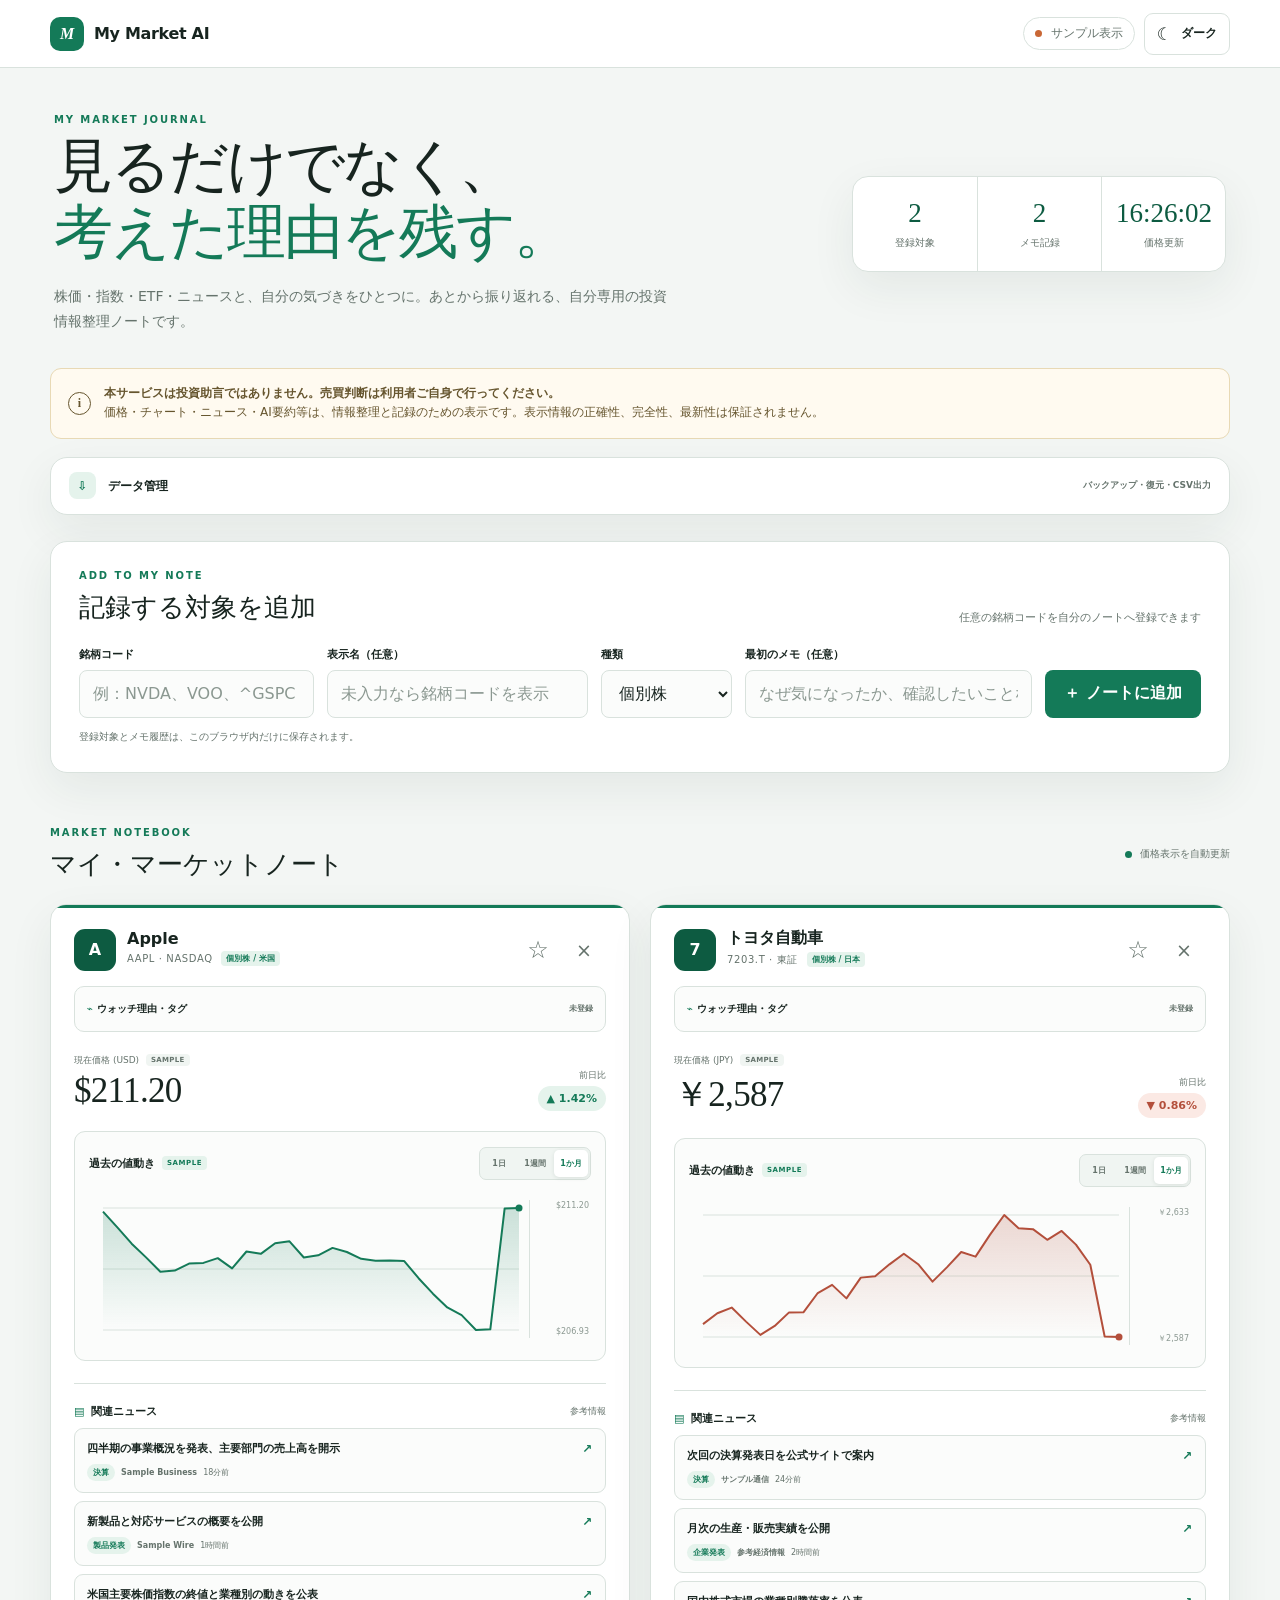
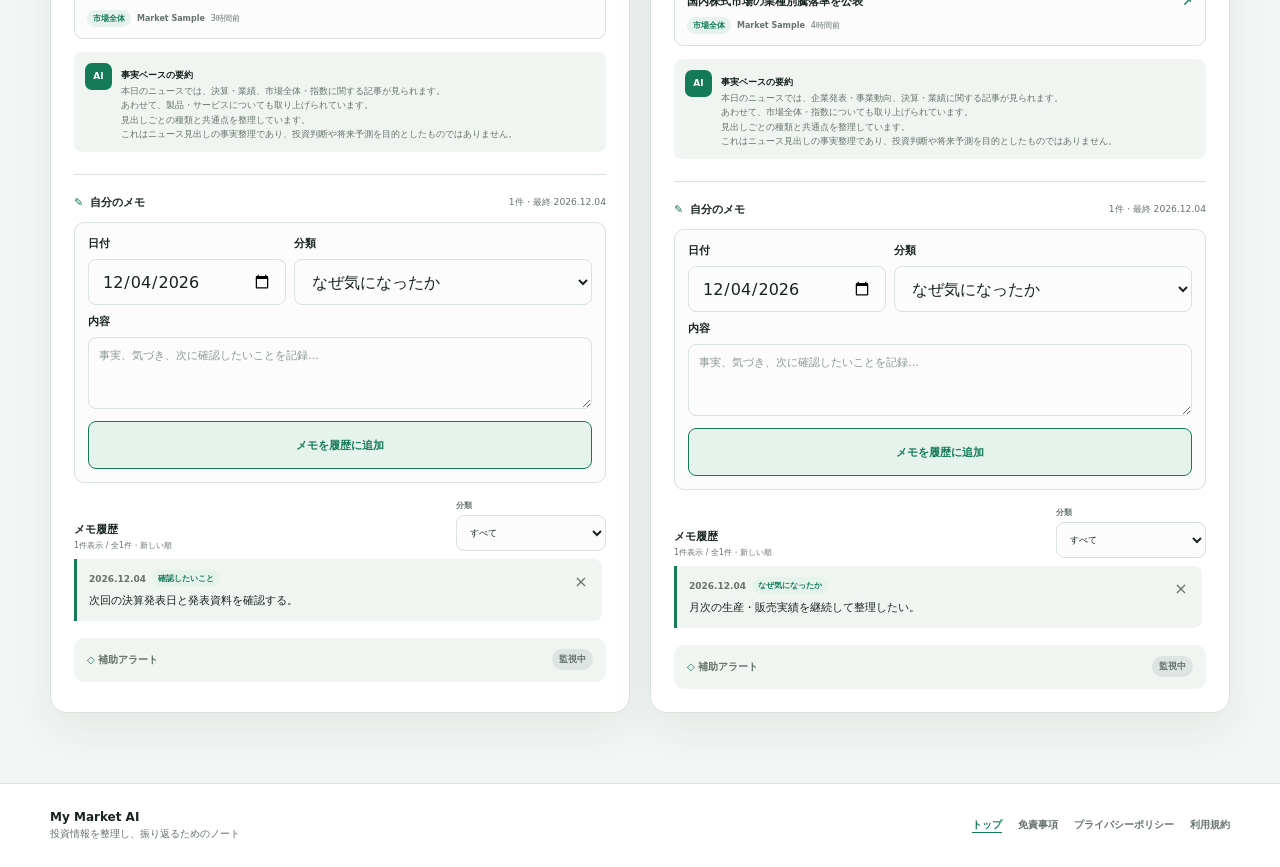
<file: index.html>
<!doctype html>
<html lang="ja">
<head>
  <meta charset="utf-8">
  <meta name="viewport" content="width=device-width, initial-scale=1">
  <meta name="description" content="株価・指数・ETF・ニュース・メモ・振り返りを整理する自分専用の投資情報ノートです。">
  <title>My Market AI</title>
  <link rel="stylesheet" href="style.css">
</head>
<body>
  <header class="site-header">
    <a class="brand" href="#" aria-label="My Market AI ホーム">
      <span class="brand-mark" aria-hidden="true">M</span><span>My Market AI</span>
    </a>
    <div class="header-actions">
      <span class="demo-label"><i></i> <span id="dataModeLabel">サンプル表示</span></span>
      <button class="theme-button" id="themeButton" type="button" aria-label="ダークモードに切り替える" aria-pressed="false"><span class="theme-icon" aria-hidden="true">☾</span><span class="theme-text">ダーク</span></button>
    </div>
  </header>

  <main>
    <section class="hero">
      <div class="hero-message">
        <p class="eyebrow">MY MARKET JOURNAL</p>
        <h1>見るだけでなく、<br><span>考えた理由を残す。</span></h1>
        <p class="hero-copy">株価・指数・ETF・ニュースと、自分の気づきをひとつに。あとから振り返れる、自分専用の投資情報整理ノートです。</p>
      </div>
      <div class="hero-stats" aria-label="ノートの状況">
        <div><strong id="stockCount">0</strong><span>登録対象</span></div>
        <div><strong id="noteCount">0</strong><span>メモ記録</span></div>
        <div><strong id="lastUpdated">--:--</strong><span>価格更新</span></div>
      </div>
    </section>

    <section class="notice" aria-label="免責事項">
      <span class="notice-icon" aria-hidden="true">i</span>
      <p><strong>本サービスは投資助言ではありません。売買判断は利用者ご自身で行ってください。</strong><br>価格・チャート・ニュース・AI要約等は、情報整理と記録のための表示です。表示情報の正確性、完全性、最新性は保証されません。</p>
    </section>

    <details class="panel data-management">
      <summary><span><span class="data-management-icon" aria-hidden="true">⇩</span> データ管理</span><small>バックアップ・復元・CSV出力</small></summary>
      <div class="data-management-body">
        <div class="backup-warning" id="backupWarning">
          <strong>バックアップファイルの取り扱いにご注意ください。</strong>
          <p>ファイルにはウォッチ理由やメモが含まれます。安全な場所へ保管してください。復元すると、現在このブラウザに保存されているデータを上書きします。</p>
        </div>
        <div class="data-management-actions" aria-describedby="backupWarning">
          <button id="jsonExportButton" type="button">JSONバックアップ</button>
          <label class="import-button" for="jsonImportInput">JSONから復元<input id="jsonImportInput" class="backup-file-input" type="file" accept="application/json,.json"></label>
          <button id="csvExportButton" type="button">CSV出力</button>
        </div>
        <p class="data-management-status" id="dataManagementStatus" role="status" aria-live="polite">定期的なバックアップをおすすめします。</p>
      </div>
    </details>

    <section class="panel register-section" aria-labelledby="registerTitle">
      <div class="section-heading">
        <div><p class="eyebrow">ADD TO MY NOTE</p><h2 id="registerTitle">記録する対象を追加</h2></div>
        <p>任意の銘柄コードを自分のノートへ登録できます</p>
      </div>
      <form id="stockForm" class="stock-form note-register-form" autocomplete="off">
        <label class="symbol-field">
          <span>銘柄コード</span>
          <div class="autocomplete">
            <input id="symbolInput" name="symbol" type="text" maxlength="30" placeholder="例：NVDA、VOO、^GSPC" autocapitalize="characters" spellcheck="false" role="combobox" aria-autocomplete="list" aria-controls="suggestions" aria-expanded="false" required>
            <ul id="suggestions" class="suggestions" role="listbox" hidden></ul>
          </div>
        </label>
        <label class="name-field">
          <span>表示名（任意）</span>
          <input id="nameInput" name="name" type="text" maxlength="80" placeholder="未入力なら銘柄コードを表示">
        </label>
        <label>
          <span>種類</span>
          <select id="typeInput" name="type" aria-label="種類"><option>個別株</option><option>ETF</option><option>指数</option><option>その他</option></select>
        </label>
        <label class="initial-memo-field">
          <span>最初のメモ（任意）</span>
          <input id="initialMemoInput" name="initialMemo" type="text" maxlength="300" placeholder="なぜ気になったか、確認したいことなど">
        </label>
        <button class="primary-button" type="submit"><span aria-hidden="true">＋</span> ノートに追加</button>
      </form>
      <p class="form-hint" id="formMessage" role="status" aria-live="polite">登録対象とメモ履歴は、このブラウザ内だけに保存されます。</p>
    </section>

    <section class="watchlist-section" aria-labelledby="watchlistTitle">
      <div class="section-heading watch-heading">
        <div><p class="eyebrow">MARKET NOTEBOOK</p><h2 id="watchlistTitle">マイ・マーケットノート</h2></div>
        <div class="live-status"><i></i><span>価格表示を自動更新</span></div>
      </div>
      <div id="watchlist" class="watchlist"></div>
      <div id="emptyState" class="empty-state" hidden><span aria-hidden="true">✎</span><h3>まだノートがありません</h3><p>上のフォームから、気になる対象と理由を記録してみましょう。</p></div>
    </section>
  </main>

  <footer class="site-footer">
    <div class="footer-copy"><strong>My Market AI</strong><span>投資情報を整理し、振り返るためのノート</span></div>
    <nav class="footer-links" aria-label="サイト情報">
      <a href="index.html" aria-current="page">トップ</a>
      <a href="disclaimer.html">免責事項</a>
      <a href="privacy.html">プライバシーポリシー</a>
      <a href="terms.html">利用規約</a>
    </nav>
  </footer>

  <template id="stockCardTemplate">
    <article class="stock-card">
      <div class="card-accent"></div>
      <header class="card-header">
        <div class="stock-identity"><span class="stock-avatar"></span><div><h3></h3><p class="stock-meta"></p><div class="stock-tags-preview"></div></div></div>
        <div class="card-actions">
          <button class="favorite-button" type="button" aria-label="お気に入りに追加" aria-pressed="false">☆</button>
          <button class="remove-button" type="button" aria-label="ノートから削除">×</button>
        </div>
      </header>
      <div class="data-error" role="alert" hidden>データ取得に失敗しました。時間をおいて再度お試しください。</div>

      <details class="journal-details">
        <summary><span><span class="block-icon">⌁</span> ウォッチ理由・タグ</span><span class="journal-summary"></span></summary>
        <div class="journal-editor">
          <label><span>ウォッチ理由</span><textarea class="watch-reason" maxlength="300" placeholder="なぜ継続して確認したいのかを記録…"></textarea></label>
          <button class="watch-reason-save" type="button">理由を保存</button>
          <form class="tag-form">
            <label><span>タグ</span><input class="tag-input" type="text" maxlength="24" placeholder="例：長期、決算確認、半導体"></label>
            <button type="submit">タグを追加</button>
          </form>
          <div class="tag-list" aria-label="登録済みタグ"></div>
          <p class="journal-message" role="status" aria-live="polite"></p>
        </div>
      </details>

      <section class="market-overview" aria-label="価格情報">
        <div><p class="mini-label">現在価格 <span class="currency"></span> <span class="price-source">SAMPLE</span></p><p class="current-price"></p></div>
        <div class="change-area"><p class="mini-label">前日比</p><div class="change-pill"></div></div>
      </section>

      <section class="chart-panel" aria-label="直近の価格チャート">
        <div class="chart-heading">
          <div><strong>過去の値動き</strong><span class="chart-data-source">SAMPLE</span></div>
          <div class="chart-ranges" role="group" aria-label="チャート期間">
            <button class="chart-range-button" type="button" data-range="1d" aria-pressed="false">1日</button>
            <button class="chart-range-button" type="button" data-range="1w" aria-pressed="false">1週間</button>
            <button class="chart-range-button" type="button" data-range="1m" aria-pressed="true">1か月</button>
          </div>
        </div>
        <div class="chart-wrap">
          <canvas class="price-chart" role="img" aria-label="過去の価格推移を示す折れ線グラフ"></canvas>
          <div class="chart-labels" aria-hidden="true"><span class="chart-high"></span><span class="chart-low"></span></div>
        </div>
      </section>

      <section class="news-block">
        <div class="block-title"><span class="block-icon">▤</span><strong>関連ニュース</strong><small>参考情報</small></div>
        <ul class="news-list"></ul>
        <div class="news-error" role="alert" hidden>ニュース取得に失敗しました。時間をおいて再度お試しください。</div>
        <div class="fact-summary"><span>AI</span><div><strong>事実ベースの要約</strong><p></p></div></div>
      </section>

      <section class="notebook-block">
        <div class="block-title notebook-title"><span class="block-icon">✎</span><strong>自分のメモ</strong><small class="card-note-count"></small></div>
        <form class="note-form">
          <div class="note-form-row">
            <label><span>日付</span><input class="note-date" type="date" required></label>
            <label><span>分類</span><select class="note-kind"><option>なぜ気になったか</option><option>確認したこと</option><option>次に確認したいこと</option><option>決算</option><option>配当</option><option>ニュース</option><option>その他</option></select></label>
          </div>
          <label><span>内容</span><textarea class="note-text" maxlength="500" placeholder="事実、気づき、次に確認したいことを記録…" required></textarea></label>
          <button class="note-add-button" type="submit">メモを履歴に追加</button>
        </form>
        <div class="history-heading">
          <div><strong>メモ履歴</strong><span class="history-stats"></span></div>
          <label class="note-filter-label"><span>分類</span><select class="note-filter" aria-label="メモ分類フィルター"></select></label>
        </div>
        <ol class="note-history"></ol>
      </section>

      <details class="alert-panel">
        <summary><span><span class="block-icon">◇</span> 補助アラート</span><span class="alert-status"></span></summary>
        <div class="conditions"></div>
      </details>
    </article>
  </template>
  <script src="script.js"></script>
</body>
</html>
</file>
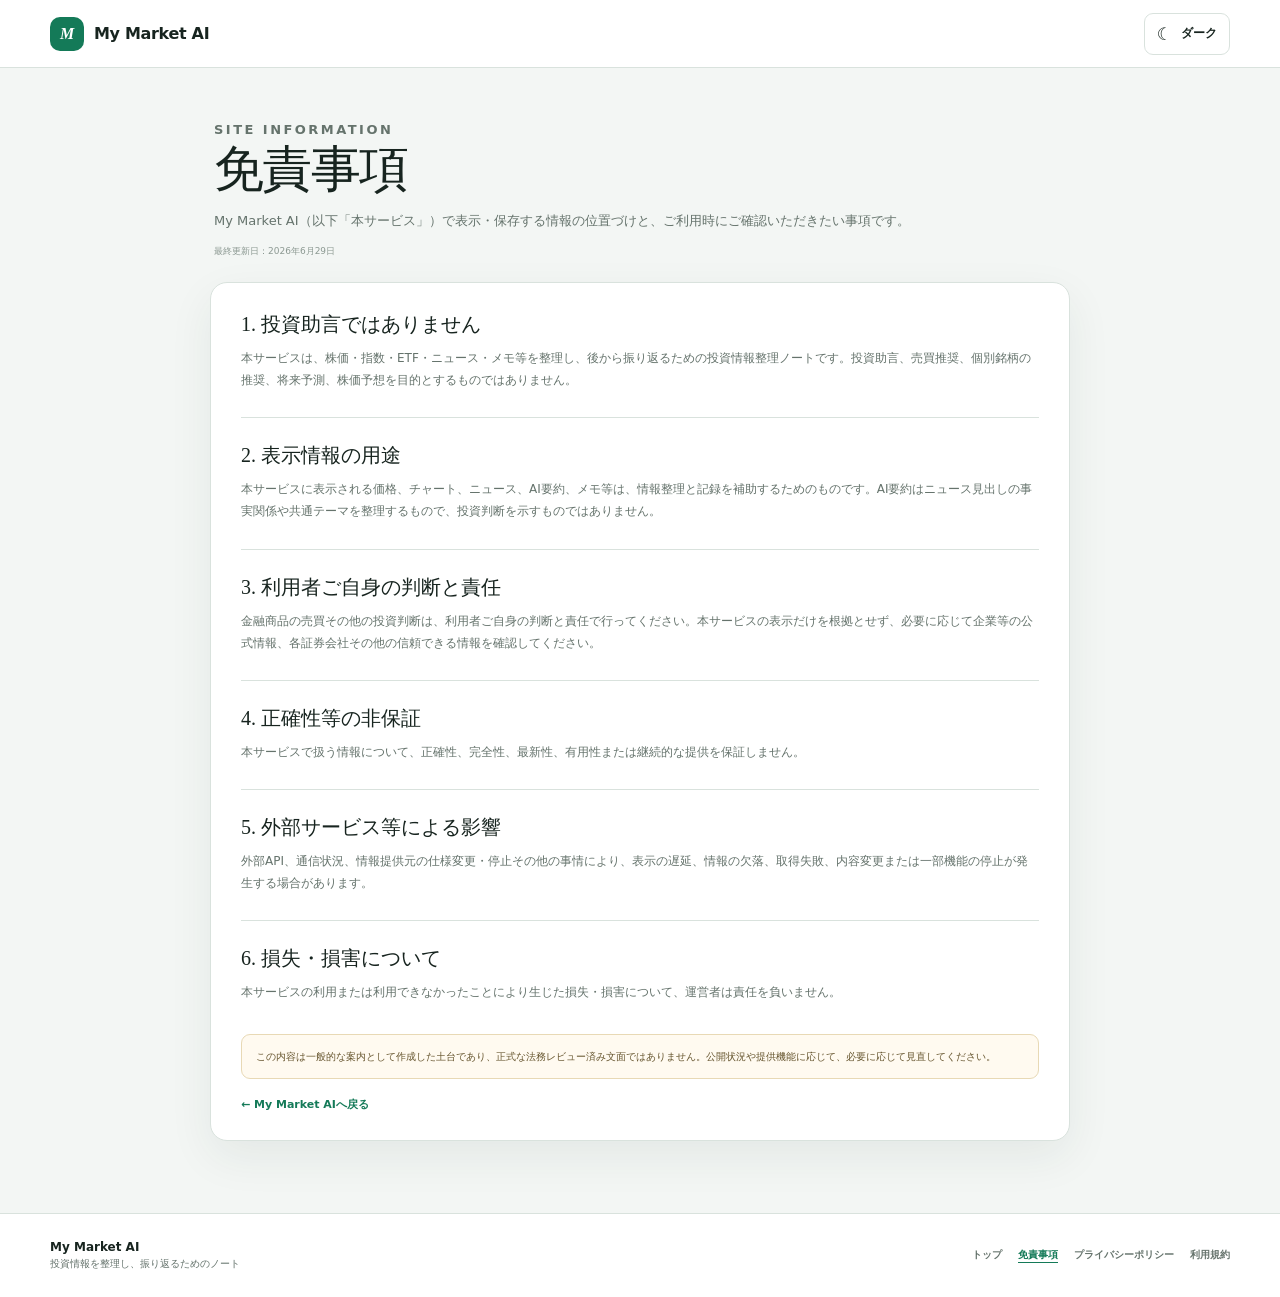
<file: disclaimer.html>
<!doctype html>
<html lang="ja">
<head>
  <meta charset="utf-8">
  <meta name="viewport" content="width=device-width, initial-scale=1">
  <meta name="description" content="My Market AIの免責事項です。">
  <title>免責事項 | My Market AI</title>
  <link rel="stylesheet" href="style.css">
</head>
<body class="legal-page">
  <header class="site-header">
    <a class="brand" href="index.html" aria-label="My Market AI トップへ戻る"><span class="brand-mark" aria-hidden="true">M</span><span>My Market AI</span></a>
    <button class="theme-button" id="themeButton" type="button" aria-label="ダークモードに切り替える" aria-pressed="false"><span class="theme-icon" aria-hidden="true">☾</span><span class="theme-text">ダーク</span></button>
  </header>
  <main class="legal-main">
    <div class="legal-hero"><p class="eyebrow">SITE INFORMATION</p><h1>免責事項</h1><p>My Market AI（以下「本サービス」）で表示・保存する情報の位置づけと、ご利用時にご確認いただきたい事項です。</p><span class="legal-updated">最終更新日：2026年6月29日</span></div>
    <article class="legal-content">
      <section><h2>1. 投資助言ではありません</h2><p>本サービスは、株価・指数・ETF・ニュース・メモ等を整理し、後から振り返るための投資情報整理ノートです。投資助言、売買推奨、個別銘柄の推奨、将来予測、株価予想を目的とするものではありません。</p></section>
      <section><h2>2. 表示情報の用途</h2><p>本サービスに表示される価格、チャート、ニュース、AI要約、メモ等は、情報整理と記録を補助するためのものです。AI要約はニュース見出しの事実関係や共通テーマを整理するもので、投資判断を示すものではありません。</p></section>
      <section><h2>3. 利用者ご自身の判断と責任</h2><p>金融商品の売買その他の投資判断は、利用者ご自身の判断と責任で行ってください。本サービスの表示だけを根拠とせず、必要に応じて企業等の公式情報、各証券会社その他の信頼できる情報を確認してください。</p></section>
      <section><h2>4. 正確性等の非保証</h2><p>本サービスで扱う情報について、正確性、完全性、最新性、有用性または継続的な提供を保証しません。</p></section>
      <section><h2>5. 外部サービス等による影響</h2><p>外部API、通信状況、情報提供元の仕様変更・停止その他の事情により、表示の遅延、情報の欠落、取得失敗、内容変更または一部機能の停止が発生する場合があります。</p></section>
      <section><h2>6. 損失・損害について</h2><p>本サービスの利用または利用できなかったことにより生じた損失・損害について、運営者は責任を負いません。</p></section>
      <aside class="legal-review-note">この内容は一般的な案内として作成した土台であり、正式な法務レビュー済み文面ではありません。公開状況や提供機能に応じて、必要に応じて見直してください。</aside>
      <a class="back-to-app" href="index.html">← My Market AIへ戻る</a>
    </article>
  </main>
  <footer class="site-footer"><div class="footer-copy"><strong>My Market AI</strong><span>投資情報を整理し、振り返るためのノート</span></div><nav class="footer-links" aria-label="サイト情報"><a href="index.html">トップ</a><a href="disclaimer.html" aria-current="page">免責事項</a><a href="privacy.html">プライバシーポリシー</a><a href="terms.html">利用規約</a></nav></footer>
  <script src="legal.js"></script>
</body>
</html>
</file>
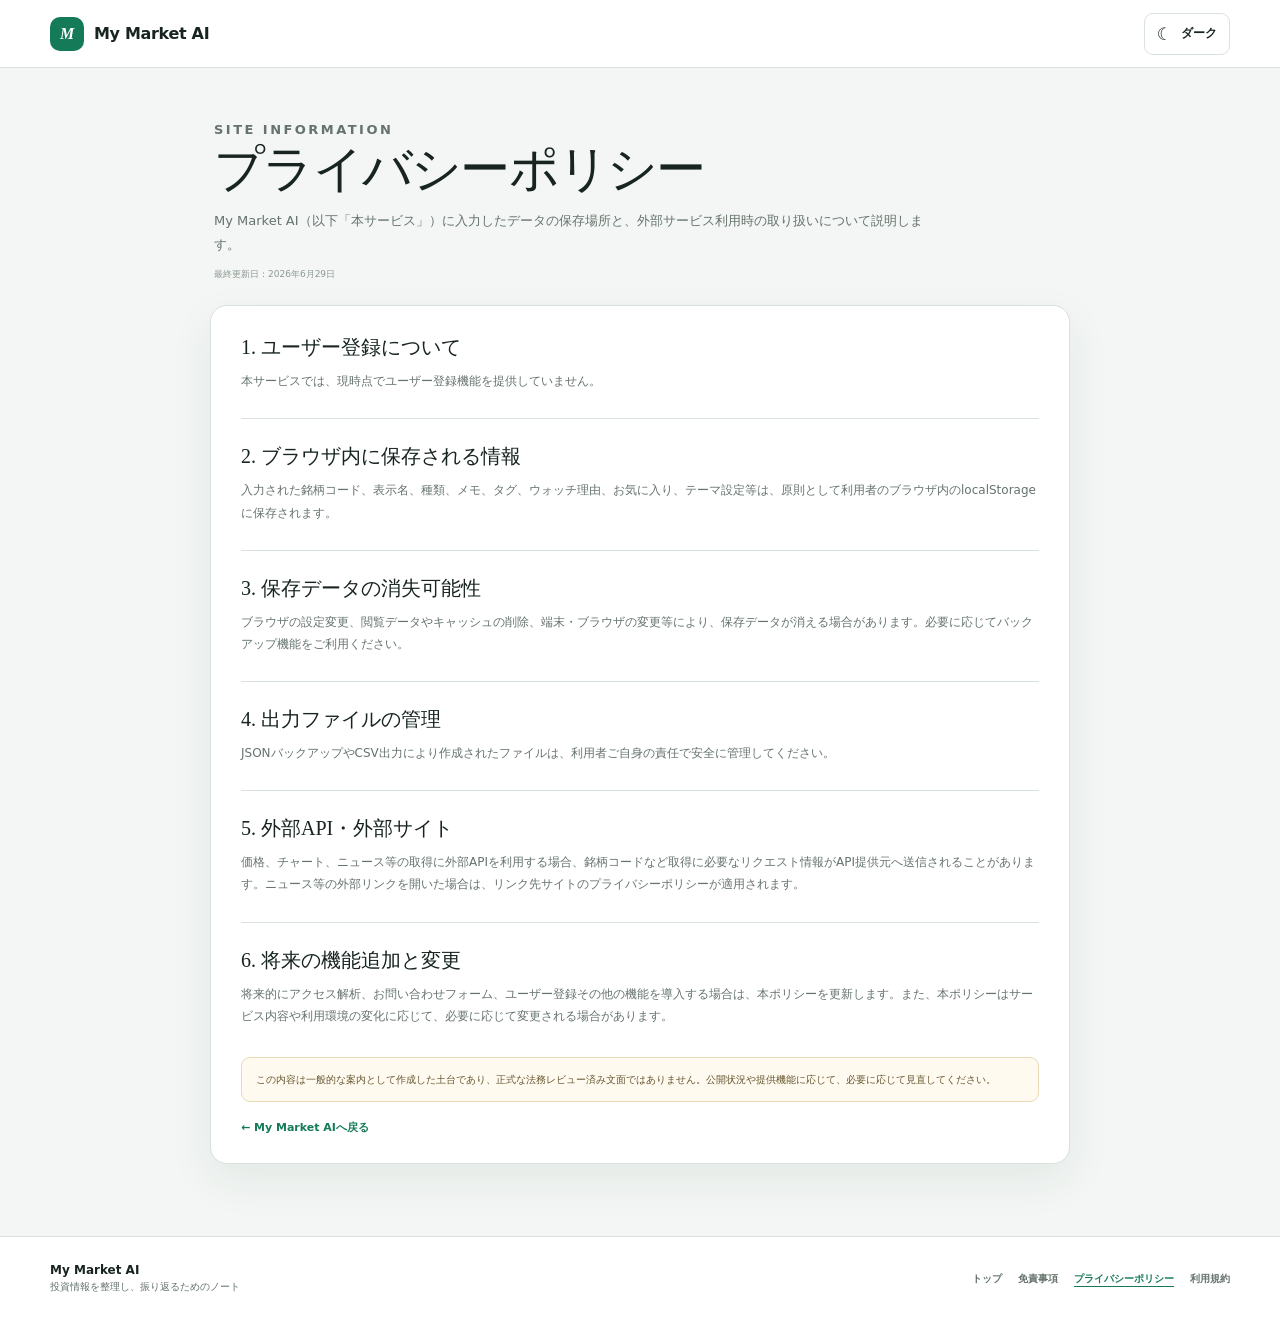
<file: privacy.html>
<!doctype html>
<html lang="ja">
<head>
  <meta charset="utf-8">
  <meta name="viewport" content="width=device-width, initial-scale=1">
  <meta name="description" content="My Market AIのプライバシーポリシーです。">
  <title>プライバシーポリシー | My Market AI</title>
  <link rel="stylesheet" href="style.css">
</head>
<body class="legal-page">
  <header class="site-header">
    <a class="brand" href="index.html" aria-label="My Market AI トップへ戻る"><span class="brand-mark" aria-hidden="true">M</span><span>My Market AI</span></a>
    <button class="theme-button" id="themeButton" type="button" aria-label="ダークモードに切り替える" aria-pressed="false"><span class="theme-icon" aria-hidden="true">☾</span><span class="theme-text">ダーク</span></button>
  </header>
  <main class="legal-main">
    <div class="legal-hero"><p class="eyebrow">SITE INFORMATION</p><h1>プライバシーポリシー</h1><p>My Market AI（以下「本サービス」）に入力したデータの保存場所と、外部サービス利用時の取り扱いについて説明します。</p><span class="legal-updated">最終更新日：2026年6月29日</span></div>
    <article class="legal-content">
      <section><h2>1. ユーザー登録について</h2><p>本サービスでは、現時点でユーザー登録機能を提供していません。</p></section>
      <section><h2>2. ブラウザ内に保存される情報</h2><p>入力された銘柄コード、表示名、種類、メモ、タグ、ウォッチ理由、お気に入り、テーマ設定等は、原則として利用者のブラウザ内のlocalStorageに保存されます。</p></section>
      <section><h2>3. 保存データの消失可能性</h2><p>ブラウザの設定変更、閲覧データやキャッシュの削除、端末・ブラウザの変更等により、保存データが消える場合があります。必要に応じてバックアップ機能をご利用ください。</p></section>
      <section><h2>4. 出力ファイルの管理</h2><p>JSONバックアップやCSV出力により作成されたファイルは、利用者ご自身の責任で安全に管理してください。</p></section>
      <section><h2>5. 外部API・外部サイト</h2><p>価格、チャート、ニュース等の取得に外部APIを利用する場合、銘柄コードなど取得に必要なリクエスト情報がAPI提供元へ送信されることがあります。ニュース等の外部リンクを開いた場合は、リンク先サイトのプライバシーポリシーが適用されます。</p></section>
      <section><h2>6. 将来の機能追加と変更</h2><p>将来的にアクセス解析、お問い合わせフォーム、ユーザー登録その他の機能を導入する場合は、本ポリシーを更新します。また、本ポリシーはサービス内容や利用環境の変化に応じて、必要に応じて変更される場合があります。</p></section>
      <aside class="legal-review-note">この内容は一般的な案内として作成した土台であり、正式な法務レビュー済み文面ではありません。公開状況や提供機能に応じて、必要に応じて見直してください。</aside>
      <a class="back-to-app" href="index.html">← My Market AIへ戻る</a>
    </article>
  </main>
  <footer class="site-footer"><div class="footer-copy"><strong>My Market AI</strong><span>投資情報を整理し、振り返るためのノート</span></div><nav class="footer-links" aria-label="サイト情報"><a href="index.html">トップ</a><a href="disclaimer.html">免責事項</a><a href="privacy.html" aria-current="page">プライバシーポリシー</a><a href="terms.html">利用規約</a></nav></footer>
  <script src="legal.js"></script>
</body>
</html>
</file>
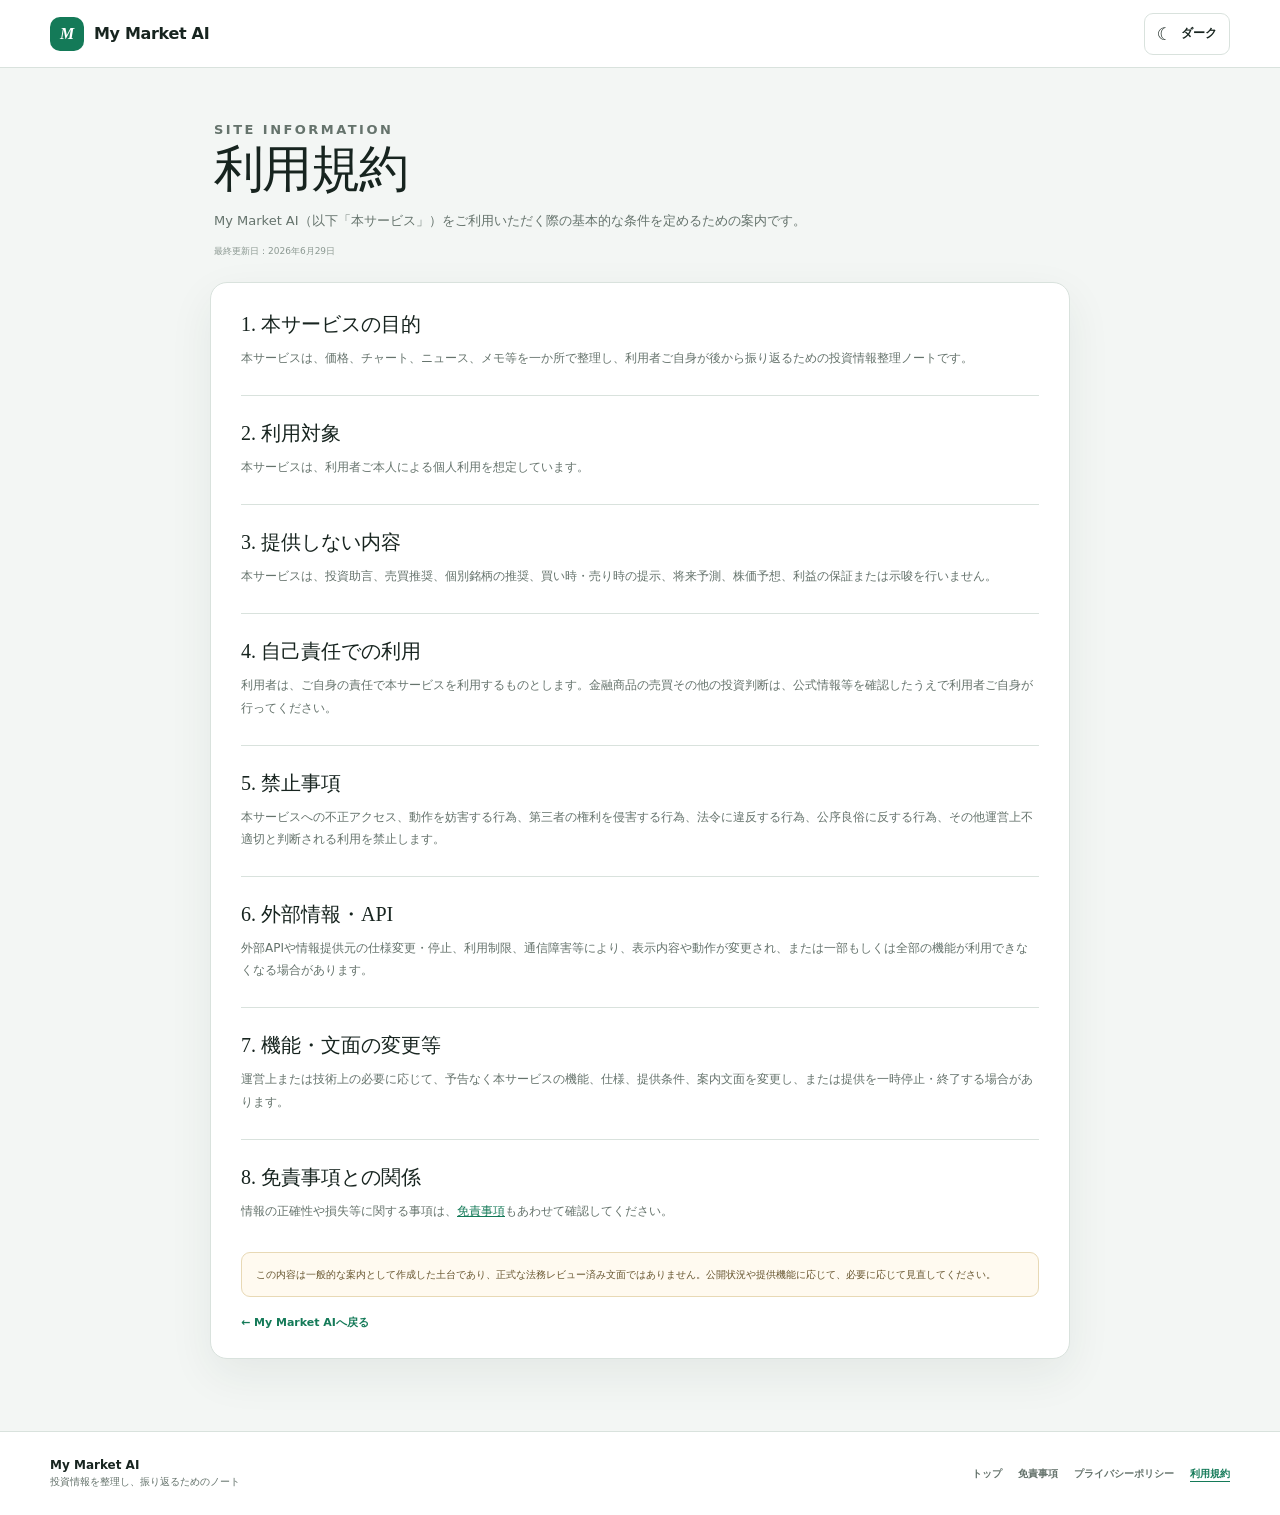
<file: terms.html>
<!doctype html>
<html lang="ja">
<head>
  <meta charset="utf-8">
  <meta name="viewport" content="width=device-width, initial-scale=1">
  <meta name="description" content="My Market AIの利用規約です。">
  <title>利用規約 | My Market AI</title>
  <link rel="stylesheet" href="style.css">
</head>
<body class="legal-page">
  <header class="site-header">
    <a class="brand" href="index.html" aria-label="My Market AI トップへ戻る"><span class="brand-mark" aria-hidden="true">M</span><span>My Market AI</span></a>
    <button class="theme-button" id="themeButton" type="button" aria-label="ダークモードに切り替える" aria-pressed="false"><span class="theme-icon" aria-hidden="true">☾</span><span class="theme-text">ダーク</span></button>
  </header>
  <main class="legal-main">
    <div class="legal-hero"><p class="eyebrow">SITE INFORMATION</p><h1>利用規約</h1><p>My Market AI（以下「本サービス」）をご利用いただく際の基本的な条件を定めるための案内です。</p><span class="legal-updated">最終更新日：2026年6月29日</span></div>
    <article class="legal-content">
      <section><h2>1. 本サービスの目的</h2><p>本サービスは、価格、チャート、ニュース、メモ等を一か所で整理し、利用者ご自身が後から振り返るための投資情報整理ノートです。</p></section>
      <section><h2>2. 利用対象</h2><p>本サービスは、利用者ご本人による個人利用を想定しています。</p></section>
      <section><h2>3. 提供しない内容</h2><p>本サービスは、投資助言、売買推奨、個別銘柄の推奨、買い時・売り時の提示、将来予測、株価予想、利益の保証または示唆を行いません。</p></section>
      <section><h2>4. 自己責任での利用</h2><p>利用者は、ご自身の責任で本サービスを利用するものとします。金融商品の売買その他の投資判断は、公式情報等を確認したうえで利用者ご自身が行ってください。</p></section>
      <section><h2>5. 禁止事項</h2><p>本サービスへの不正アクセス、動作を妨害する行為、第三者の権利を侵害する行為、法令に違反する行為、公序良俗に反する行為、その他運営上不適切と判断される利用を禁止します。</p></section>
      <section><h2>6. 外部情報・API</h2><p>外部APIや情報提供元の仕様変更・停止、利用制限、通信障害等により、表示内容や動作が変更され、または一部もしくは全部の機能が利用できなくなる場合があります。</p></section>
      <section><h2>7. 機能・文面の変更等</h2><p>運営上または技術上の必要に応じて、予告なく本サービスの機能、仕様、提供条件、案内文面を変更し、または提供を一時停止・終了する場合があります。</p></section>
      <section><h2>8. 免責事項との関係</h2><p>情報の正確性や損失等に関する事項は、<a href="disclaimer.html">免責事項</a>もあわせて確認してください。</p></section>
      <aside class="legal-review-note">この内容は一般的な案内として作成した土台であり、正式な法務レビュー済み文面ではありません。公開状況や提供機能に応じて、必要に応じて見直してください。</aside>
      <a class="back-to-app" href="index.html">← My Market AIへ戻る</a>
    </article>
  </main>
  <footer class="site-footer"><div class="footer-copy"><strong>My Market AI</strong><span>投資情報を整理し、振り返るためのノート</span></div><nav class="footer-links" aria-label="サイト情報"><a href="index.html">トップ</a><a href="disclaimer.html">免責事項</a><a href="privacy.html">プライバシーポリシー</a><a href="terms.html" aria-current="page">利用規約</a></nav></footer>
  <script src="legal.js"></script>
</body>
</html>
</file>
<file: style.css>
:root {
  color-scheme: light;
  --ink: #17241f; --muted: #65736c; --faint: #8b9891; --line: #d9e2dd;
  --paper: #f3f6f4; --card: #ffffff; --field: #fbfcfb; --soft: #f0f5f2;
  --green: #147a58; --green-strong: #0d5b41; --green-soft: #e5f3ec;
  --red: #b34f3b; --red-soft: #fbe9e4; --orange: #c96735; --orange-soft: #fff0e6;
  --notice-bg: #fffaf0; --notice-line: #e8d9b5; --notice-ink: #66552e;
  --shadow: 0 16px 45px rgba(31, 55, 45, .07);
}
* { box-sizing: border-box; }
html { scroll-behavior: smooth; }
body { margin: 0; min-width: 280px; background: var(--paper); color: var(--ink); font-family: "Yu Gothic UI", "Hiragino Sans", system-ui, sans-serif; transition: background .2s, color .2s; }
button, input, select, textarea { font: inherit; }
button { cursor: pointer; }
button:focus-visible, input:focus-visible, select:focus-visible, textarea:focus-visible, a:focus-visible { outline: 3px solid rgba(20,122,88,.25); outline-offset: 2px; }

.site-header { min-height: 68px; padding: 10px max(20px, calc((100% - 1180px)/2)); display: flex; align-items: center; justify-content: space-between; gap: 16px; background: color-mix(in srgb, var(--card) 94%, transparent); border-bottom: 1px solid var(--line); position: sticky; top: 0; z-index: 20; backdrop-filter: blur(14px); }
.brand { min-width: 0; display: flex; align-items: center; gap: 10px; color: var(--ink); text-decoration: none; font-weight: 800; letter-spacing: -.02em; }
.brand-mark { flex: 0 0 auto; width: 34px; height: 34px; display: grid; place-items: center; border-radius: 10px; background: var(--green); color: #fff; font-family: Georgia, serif; font-style: italic; }
.header-actions, .demo-label, .theme-button { display: flex; align-items: center; gap: 9px; }
.demo-label { padding: 7px 11px; border: 1px solid var(--line); border-radius: 99px; background: var(--card); color: var(--muted); font-size: 12px; }
.demo-label i, .live-status i { width: 7px; height: 7px; border-radius: 50%; background: var(--orange); }
.theme-button { min-height: 42px; padding: 0 12px; border: 1px solid var(--line); border-radius: 9px; background: var(--card); color: var(--ink); font-size: 12px; font-weight: 700; }
.theme-icon { font-size: 17px; }

main { width: min(1180px, calc(100% - 40px)); margin: 0 auto; }
.hero { min-height: 270px; padding: 46px 4px 34px; display: grid; grid-template-columns: minmax(0,1fr) auto; align-items: center; gap: 48px; }
.eyebrow { margin: 0 0 9px; color: var(--green); font-size: 10px; font-weight: 900; letter-spacing: .19em; }
h1, .section-heading h2 { font-family: Georgia, "Yu Mincho", serif; font-weight: 500; }
h1 { margin: 0 0 18px; font-size: clamp(38px, 4.6vw, 62px); line-height: 1.12; letter-spacing: -.035em; }
h1 span { color: var(--green); }
.hero-copy { max-width: 620px; margin: 0; color: var(--muted); font-size: 14px; line-height: 1.8; }
.hero-stats { display: grid; grid-template-columns: repeat(3, 124px); overflow: hidden; background: var(--card); border: 1px solid var(--line); border-radius: 16px; box-shadow: var(--shadow); }
.hero-stats div { padding: 21px 14px; text-align: center; }
.hero-stats div + div { border-left: 1px solid var(--line); }
.hero-stats strong { display: block; margin-bottom: 2px; color: var(--green-strong); font-family: Georgia, serif; font-size: 27px; font-weight: 500; }
.hero-stats span { color: var(--muted); font-size: 10px; }

.notice { display: flex; align-items: center; gap: 13px; padding: 15px 17px; background: var(--notice-bg); border: 1px solid var(--notice-line); border-radius: 11px; color: var(--notice-ink); font-size: 12px; }
.notice-icon { flex: 0 0 auto; width: 23px; height: 23px; display: grid; place-items: center; border: 1px solid currentColor; border-radius: 50%; font-family: Georgia, serif; font-weight: 700; }
.notice p { margin: 0; line-height: 1.6; }

.panel { background: var(--card); border: 1px solid var(--line); border-radius: 17px; box-shadow: var(--shadow); }
.data-management { margin-top: 18px; overflow: hidden; }
.data-management > summary { display: flex; align-items: center; justify-content: space-between; min-height: 56px; padding: 13px 18px; color: var(--ink); font-size: 12px; font-weight: 900; cursor: pointer; }
.data-management > summary small { color: var(--muted); font-size: 9px; font-weight: 600; }
.data-management-icon { display: inline-grid; place-items: center; width: 27px; height: 27px; margin-right: 8px; border-radius: 8px; background: var(--green-soft); color: var(--green); }
.data-management-body { padding: 0 18px 18px; }
.backup-warning { padding: 11px 12px; border: 1px solid var(--notice-line); border-radius: 9px; background: var(--notice-bg); color: var(--notice-ink); }
.backup-warning strong { font-size: 10px; }.backup-warning p { margin: 3px 0 0; font-size: 9px; line-height: 1.6; }
.data-management-actions { display: grid; grid-template-columns: repeat(3,minmax(0,1fr)); gap: 9px; margin-top: 12px; }
.data-management-actions button, .import-button { min-height: 44px; display: grid; place-items: center; padding: 0 12px; border: 1px solid var(--green); border-radius: 8px; background: var(--green-soft); color: var(--green); font-size: 10px; font-weight: 900; text-align: center; cursor: pointer; }
.data-management-actions button:hover, .import-button:hover { background: var(--green); color: #fff; }
.backup-file-input { position: fixed; width: 1px; height: 1px; opacity: 0; pointer-events: none; }
.data-management-status { min-height: 16px; margin: 9px 0 0; color: var(--muted); font-size: 9px; }
.data-management-status.error { color: var(--red); font-weight: 800; }
.register-section { margin: 26px 0 54px; padding: 28px; }
.section-heading { display: flex; align-items: end; justify-content: space-between; gap: 20px; margin-bottom: 22px; }
.section-heading h2 { margin: 0; font-size: 26px; }
.section-heading > p { margin: 0; color: var(--muted); font-size: 11px; }
.stock-form { display: grid; grid-template-columns: minmax(145px,.9fr) minmax(165px,1fr) minmax(100px,.5fr) minmax(180px,1.1fr) auto; gap: 13px; align-items: end; }
.stock-form label { min-width: 0; }
.stock-form label > span, .note-form label > span { display: block; margin: 0 0 8px; color: var(--ink); font-size: 11px; font-weight: 800; }
input, select, textarea { width: 100%; border: 1px solid var(--line); background: var(--field); color: var(--ink); outline: none; transition: border .18s, box-shadow .18s, background .18s; }
input, select { min-height: 48px; border-radius: 8px; padding: 0 13px; }
input::placeholder, textarea::placeholder { color: var(--faint); opacity: 1; }
input:focus, select:focus, textarea:focus { border-color: var(--green); box-shadow: 0 0 0 3px rgba(20,122,88,.11); }
.field-row { display: grid; grid-template-columns: 1.12fr .88fr; gap: 7px; }
.percent-field, .autocomplete { position: relative; }
.percent-field input { padding-right: 64px; }
.percent-field span { position: absolute; right: 12px; top: 16px; color: var(--muted); font-size: 11px; }
.primary-button { min-height: 48px; padding: 0 19px; border: 0; border-radius: 8px; background: var(--green); color: #fff; font-weight: 800; white-space: nowrap; transition: background .18s, transform .18s; }
.primary-button:hover { background: var(--green-strong); transform: translateY(-1px); }
.form-hint { margin: 12px 0 0; color: var(--muted); font-size: 10px; }
.suggestions { position: absolute; top: calc(100% + 6px); left: 0; right: 0; z-index: 30; max-height: 290px; overflow-y: auto; margin: 0; padding: 6px; list-style: none; background: var(--card); border: 1px solid var(--line); border-radius: 10px; box-shadow: 0 18px 40px rgba(20,40,32,.16); }
.suggestions li { display: grid; grid-template-columns: minmax(0,1fr) auto; align-items: center; gap: 5px 12px; min-height: 58px; padding: 9px 10px; border-radius: 7px; cursor: pointer; }
.suggestions li:hover, .suggestions li.active { background: var(--soft); }
.suggestion-name { min-width: 0; overflow: hidden; text-overflow: ellipsis; white-space: nowrap; color: var(--ink); font-size: 12px; font-weight: 800; }
.suggestion-symbol { grid-row: 2; color: var(--green); font-weight: 900; font-size: 10px; letter-spacing: .04em; }
.suggestion-classification { grid-column: 2; grid-row: 1 / span 2; padding: 5px 7px; border: 1px solid var(--line); border-radius: 99px; background: var(--field); color: var(--muted); font-size: 9px; font-weight: 700; white-space: nowrap; }

.watchlist-section { margin-bottom: 70px; }
.watch-heading { align-items: center; }
.live-status { display: flex; align-items: center; gap: 8px; color: var(--muted); font-size: 10px; }
.live-status i { background: var(--green); animation: pulse 1.8s infinite; }
@keyframes pulse { 50% { box-shadow: 0 0 0 5px rgba(20,122,88,.12); } }
.watchlist { display: grid; grid-template-columns: repeat(2,minmax(0,1fr)); gap: 20px; }
.stock-card { position: relative; min-width: 0; overflow: hidden; padding: 23px; background: var(--card); border: 1px solid var(--line); border-radius: 16px; box-shadow: var(--shadow); }
.stock-card.favorite { border-color: color-mix(in srgb, #d7a72e 58%, var(--line)); box-shadow: 0 16px 42px color-mix(in srgb, #d7a72e 10%, transparent); }
.card-accent { position: absolute; inset: 0 0 auto; height: 3px; background: var(--green); }
.stock-card.triggered .card-accent { background: var(--orange); }
.card-header, .market-overview, .block-title, .chart-heading { display: flex; align-items: center; justify-content: space-between; }
.stock-identity { min-width: 0; display: flex; align-items: center; gap: 11px; }
.stock-avatar { flex: 0 0 auto; width: 42px; height: 42px; display: grid; place-items: center; border-radius: 11px; background: var(--green-strong); color: #fff; font-weight: 900; }
.stock-identity > div { min-width: 0; }
.stock-identity h3 { overflow: hidden; text-overflow: ellipsis; white-space: nowrap; margin: 0 0 3px; color: var(--ink); font-size: 16px; }
.stock-meta { overflow: hidden; text-overflow: ellipsis; white-space: nowrap; margin: 0; color: var(--muted); font-size: 10px; letter-spacing: .06em; }
.stock-tags-preview { display: flex; align-items: center; flex-wrap: wrap; gap: 4px; min-height: 0; margin-top: 5px; }
.preview-tag { max-width: 88px; overflow: hidden; text-overflow: ellipsis; white-space: nowrap; padding: 2px 5px; border-radius: 99px; background: var(--soft); color: var(--muted); font-size: 7px; font-weight: 800; }
.asset-badge { display: inline-flex; align-items: center; margin-left: 5px; padding: 2px 5px; border-radius: 4px; background: var(--green-soft); color: var(--green); font-size: 8px; font-weight: 800; letter-spacing: 0; vertical-align: 1px; }
.card-actions { flex: 0 0 auto; display: flex; align-items: center; gap: 2px; }
.favorite-button, .remove-button { flex: 0 0 auto; width: 44px; height: 44px; border: 0; border-radius: 50%; background: transparent; }
.favorite-button { color: var(--muted); font-size: 24px; line-height: 1; }
.favorite-button:hover, .favorite-button.active { background: color-mix(in srgb, #d7a72e 14%, transparent); color: #d7a72e; }
.remove-button { flex: 0 0 auto; width: 44px; height: 44px; border: 0; border-radius: 50%; background: transparent; color: var(--muted); font-size: 19px; }
.remove-button:hover { background: var(--red-soft); color: var(--red); }
.data-error { margin: 14px 0 0; padding: 10px 12px; border: 1px solid color-mix(in srgb, var(--red) 45%, var(--line)); border-radius: 8px; background: var(--red-soft); color: var(--red); font-size: 10px; font-weight: 700; line-height: 1.5; }
.journal-details { margin-top: 14px; border: 1px solid var(--line); border-radius: 10px; background: var(--field); }
.journal-details summary { display: flex; align-items: center; justify-content: space-between; min-height: 44px; padding: 10px 12px; color: var(--ink); font-size: 10px; font-weight: 800; cursor: pointer; }
.journal-summary { color: var(--muted); font-size: 8px; font-weight: 600; }
.journal-editor { padding: 2px 12px 12px; }
.journal-editor label > span { display: block; margin-bottom: 6px; color: var(--muted); font-size: 9px; font-weight: 800; }
.watch-reason { min-height: 70px; padding: 9px 10px; resize: vertical; border-radius: 8px; font-size: 11px; line-height: 1.5; }
.watch-reason-save, .tag-form button { min-height: 40px; border: 1px solid var(--green); border-radius: 8px; background: var(--green-soft); color: var(--green); font-size: 10px; font-weight: 900; }
.watch-reason-save { width: 100%; margin-top: 7px; }
.tag-form { display: grid; grid-template-columns: minmax(0,1fr) auto; align-items: end; gap: 8px; margin-top: 13px; }
.tag-form input { min-height: 40px; }
.tag-form button { padding-inline: 12px; }
.tag-list { display: flex; flex-wrap: wrap; gap: 6px; margin-top: 10px; }
.tag-chip { display: inline-flex; align-items: center; gap: 4px; max-width: 100%; padding: 5px 7px; border-radius: 99px; background: var(--green-soft); color: var(--green); font-size: 9px; font-weight: 800; }
.tag-chip span { overflow: hidden; text-overflow: ellipsis; white-space: nowrap; }
.tag-remove { width: 20px; height: 20px; padding: 0; border: 0; border-radius: 50%; background: transparent; color: currentColor; }
.tag-empty { color: var(--muted); font-size: 9px; }
.journal-message { min-height: 15px; margin: 7px 0 0; color: var(--muted); font-size: 9px; }
.market-overview { margin: 22px 0 20px; align-items: end; }
.mini-label { margin: 0 0 4px; color: var(--muted); font-size: 9px; }
.price-source { display: inline-flex; margin-left: 4px; padding: 2px 5px; border-radius: 4px; background: var(--soft); color: var(--muted); font-size: 7px; font-weight: 900; letter-spacing: .04em; vertical-align: 1px; }
.price-source.api { background: var(--green-soft); color: var(--green); }
.current-price { margin: 0; color: var(--ink); font-family: Georgia, serif; font-size: clamp(29px,3vw,35px); letter-spacing: -.02em; }
.change-area { text-align: right; }
.change-pill { display: inline-block; padding: 6px 9px; border-radius: 99px; font-size: 11px; font-weight: 800; }
.change-pill.up { color: var(--green); background: var(--green-soft); }
.change-pill.down { color: var(--red); background: var(--red-soft); }

.chart-panel { margin-bottom: 22px; padding: 15px 14px 12px; border: 1px solid var(--line); border-radius: 11px; background: var(--field); }
.chart-heading { margin-bottom: 10px; }
.chart-heading > div { display: flex; align-items: center; gap: 7px; }
.chart-heading strong { font-size: 11px; }
.chart-data-source { padding: 3px 5px; border-radius: 4px; background: var(--green-soft); color: var(--green); font-size: 7px; font-weight: 900; letter-spacing: .08em; }
.chart-data-source.fallback { background: var(--orange-soft); color: var(--orange); }
.chart-ranges { padding: 2px; border: 1px solid var(--line); border-radius: 7px; background: var(--soft); gap: 2px !important; }
.chart-range-button { min-width: 34px; min-height: 27px; padding: 0 6px; border: 0; border-radius: 5px; background: transparent; color: var(--muted); font-size: 8px; font-weight: 800; white-space: nowrap; }
.chart-range-button:hover { color: var(--green); }
.chart-range-button.active { background: var(--card); color: var(--green); box-shadow: 0 1px 4px rgba(20,40,32,.1); }
.chart-panel.loading { opacity: .68; }
.chart-wrap { position: relative; height: 158px; min-width: 0; overflow: hidden; border-radius: 7px; }
.price-chart { display: block; width: 100%; height: 100%; }
.chart-labels { position: absolute; top: 10px; right: 0; bottom: 10px; width: 62px; border-left: 1px solid var(--line); pointer-events: none; }
.chart-high, .chart-low { position: absolute; right: 2px; max-width: 56px; color: var(--faint); font-size: 8px; line-height: 1.2; text-align: right; white-space: nowrap; }
.chart-high { top: 1px; }.chart-low { bottom: 1px; }

.alert-panel { margin-top: 17px; padding: 0; background: var(--soft); border-radius: 10px; }
.alert-panel summary { display: flex; align-items: center; justify-content: space-between; min-height: 44px; padding: 10px 13px; color: var(--muted); font-size: 10px; font-weight: 800; cursor: pointer; }
.alert-panel .conditions { padding: 0 13px 13px; }
.block-title { justify-content: flex-start; gap: 7px; margin-bottom: 9px; color: var(--ink); font-size: 11px; }
.block-icon { color: var(--green); }
.block-title small { margin-left: auto; color: var(--muted); font-weight: 400; }
.alert-status { margin-left: auto; padding: 4px 7px; border-radius: 99px; background: color-mix(in srgb, var(--muted) 13%, transparent); color: var(--muted); font-size: 9px; }
.alert-status.active { background: var(--orange-soft); color: var(--orange); }
.conditions { display: flex; flex-wrap: wrap; gap: 6px; }
.condition { max-width: 100%; padding: 6px 8px; border: 1px solid var(--line); border-radius: 6px; background: var(--card); color: var(--muted); font-size: 10px; overflow-wrap: anywhere; }
.news-block { margin-top: 0; padding-top: 20px; border-top: 1px solid var(--line); }
.news-list { display: grid; gap: 8px; margin: 0; padding: 0; list-style: none; }
.news-list li { padding: 11px 12px; border: 1px solid var(--line); border-radius: 9px; background: var(--field); transition: border-color .18s, transform .18s, background .18s; }
.news-list li:hover { border-color: color-mix(in srgb, var(--green) 45%, var(--line)); background: var(--soft); transform: translateY(-1px); }
.news-link { position: relative; display: block; padding-right: 24px; color: var(--ink); text-decoration: none; font-size: 11px; font-weight: 800; line-height: 1.55; overflow-wrap: anywhere; word-break: break-word; }
.news-link::after { content: "↗"; position: absolute; top: 0; right: 1px; color: var(--green); font-size: 12px; font-weight: 900; }
.news-link:hover { color: var(--green); text-decoration: underline; text-underline-offset: 3px; }
.news-meta { display: flex; align-items: center; flex-wrap: wrap; gap: 6px; margin-top: 7px; color: var(--muted); font-size: 8px; }
.news-meta .source { font-weight: 800; }
.news-category { padding: 3px 6px; border-radius: 99px; background: var(--green-soft); color: var(--green); font-weight: 900; }
.news-error { margin-top: 9px; padding: 10px 11px; border: 1px solid color-mix(in srgb, var(--red) 45%, var(--line)); border-radius: 8px; background: var(--red-soft); color: var(--red); font-size: 10px; font-weight: 700; line-height: 1.5; }
.fact-summary { display: flex; gap: 9px; margin-top: 13px; padding: 11px; background: var(--soft); border-radius: 8px; }
.fact-summary > span { flex: 0 0 auto; width: 27px; height: 27px; display: grid; place-items: center; border-radius: 7px; background: var(--green); color: #fff; font-size: 9px; font-weight: 900; }
.fact-summary div { min-width: 0; }.fact-summary strong { color: var(--ink); font-size: 9px; }.fact-summary p { margin: 2px 0 0; color: var(--muted); font-size: 9px; line-height: 1.6; white-space: pre-line; }
.notebook-block { margin-top: 22px; padding-top: 20px; border-top: 1px solid var(--line); }
.notebook-title { margin-bottom: 12px; }
.note-form { padding: 13px; border: 1px solid var(--line); border-radius: 10px; background: var(--field); }
.note-form-row { display: grid; grid-template-columns: .8fr 1.2fr; gap: 8px; margin-bottom: 9px; }
.note-form input, .note-form select { min-height: 46px; }
.note-form textarea { min-height: 72px; padding: 10px; resize: vertical; border-radius: 8px; line-height: 1.5; font-size: 11px; }
.note-add-button { width: 100%; min-height: 48px; margin-top: 8px; border: 1px solid var(--green); border-radius: 8px; background: var(--green-soft); color: var(--green); font-size: 11px; font-weight: 900; }
.note-add-button:hover { background: var(--green); color: #fff; }
.history-heading { display: flex; justify-content: space-between; align-items: end; gap: 12px; margin: 17px 0 8px; }
.history-heading > div { min-width: 0; }.history-heading strong { display: block; font-size: 11px; }.history-stats { display: block; margin-top: 3px; color: var(--muted); font-size: 8px; }
.note-filter-label { flex: 0 0 150px; }.note-filter-label > span { display: block; margin-bottom: 4px; color: var(--muted); font-size: 8px; font-weight: 800; }.note-filter { min-height: 36px; padding-inline: 9px; font-size: 9px; }
.note-history { display: grid; gap: 8px; max-height: 280px; overflow-y: auto; margin: 0; padding: 0 4px 0 0; list-style: none; scrollbar-width: thin; }
.note-item { position: relative; padding: 11px 36px 11px 12px; border-left: 3px solid var(--green); border-radius: 0 8px 8px 0; background: var(--soft); }
.note-item-head { display: flex; align-items: center; flex-wrap: wrap; gap: 6px; margin-bottom: 5px; }
.note-date-label { color: var(--muted); font-size: 9px; font-weight: 800; }
.note-kind-label { padding: 3px 6px; border-radius: 99px; background: var(--green-soft); color: var(--green); font-size: 8px; font-weight: 800; }
.note-item p { margin: 0; color: var(--ink); font-size: 11px; line-height: 1.6; white-space: pre-wrap; overflow-wrap: anywhere; }
.note-delete { position: absolute; top: 7px; right: 6px; width: 30px; height: 30px; border: 0; border-radius: 50%; background: transparent; color: var(--muted); }
.note-delete:hover { background: var(--red-soft); color: var(--red); }
.no-notes { padding: 14px; text-align: center; border: 1px dashed var(--line); border-radius: 8px; color: var(--muted); font-size: 10px; }
.empty-state { padding: 58px 20px; text-align: center; background: var(--card); border: 1px dashed var(--line); border-radius: 16px; color: var(--muted); }
.empty-state > span { color: var(--green); font-size: 34px; }.empty-state h3 { margin: 9px 0 4px; color: var(--ink); }.empty-state p { margin: 0; font-size: 11px; }
.site-footer { display: flex; align-items: center; justify-content: space-between; gap: 24px; padding: 26px max(20px,calc((100% - 1180px)/2)); border-top: 1px solid var(--line); background: var(--card); color: var(--muted); font-size: 10px; }
.footer-copy { display: flex; flex-direction: column; gap: 3px; }.footer-copy strong { color: var(--ink); font-size: 12px; }
.footer-links { display: flex; align-items: center; justify-content: flex-end; flex-wrap: wrap; gap: 9px 16px; }
.footer-links a { color: var(--muted); text-decoration: none; font-weight: 700; }.footer-links a:hover, .footer-links a[aria-current="page"] { color: var(--green); text-decoration: underline; text-underline-offset: 4px; }

.legal-page { min-height: 100vh; display: flex; flex-direction: column; }
.legal-page main { flex: 1; }
.legal-main { padding: 50px 0 72px; }
.legal-hero { max-width: 860px; margin: 0 auto 24px; padding: 0 4px; }
.legal-hero h1 { margin: 0 0 12px; font-size: clamp(34px,5vw,50px); }
.legal-hero p { max-width: 720px; margin: 0; color: var(--muted); font-size: 13px; line-height: 1.8; }
.legal-updated { display: inline-block; margin-top: 12px; color: var(--faint); font-size: 9px; }
.legal-content { max-width: 860px; margin: 0 auto; padding: 28px 30px; background: var(--card); border: 1px solid var(--line); border-radius: 17px; box-shadow: var(--shadow); }
.legal-content section + section { margin-top: 26px; padding-top: 24px; border-top: 1px solid var(--line); }
.legal-content h2 { margin: 0 0 9px; color: var(--ink); font-family: Georgia, "Yu Mincho", serif; font-size: 20px; font-weight: 500; }
.legal-content p, .legal-content li { color: var(--muted); font-size: 12px; line-height: 1.85; }
.legal-content p { margin: 0; }.legal-content ul { margin: 8px 0 0; padding-left: 1.4em; }
.legal-content a { color: var(--green); }
.legal-review-note { margin-top: 30px; padding: 13px 14px; border: 1px solid var(--notice-line); border-radius: 9px; background: var(--notice-bg); color: var(--notice-ink); font-size: 10px; line-height: 1.7; }
.back-to-app { display: inline-flex; margin-top: 18px; color: var(--green); font-size: 11px; font-weight: 800; text-decoration: none; }.back-to-app:hover { text-decoration: underline; text-underline-offset: 4px; }

body.dark {
  color-scheme: dark;
  --ink: #f0f6f2; --muted: #b3c0b9; --faint: #829089; --line: #405049;
  --paper: #101714; --card: #1b2521; --field: #141d19; --soft: #24312b;
  --green: #62d5a9; --green-strong: #238a66; --green-soft: #193d31;
  --red: #ff9b85; --red-soft: #442923; --orange: #ffae75; --orange-soft: #493022;
  --notice-bg: #302b1e; --notice-line: #62563a; --notice-ink: #f0ddb0;
  --shadow: 0 18px 50px rgba(0,0,0,.28);
}
body.dark .brand-mark, body.dark .stock-avatar { color: #fff; }
body.dark input, body.dark select, body.dark textarea { caret-color: #fff; }
body.dark .suggestions { box-shadow: 0 20px 45px rgba(0,0,0,.45); }

@media (max-width: 920px) {
  .hero { grid-template-columns: 1fr; gap: 24px; }
  .hero-stats { width: 100%; grid-template-columns: repeat(3,1fr); }
  .stock-form { grid-template-columns: 1fr 1fr; }
  .initial-memo-field, .primary-button { grid-column: span 2; }
  .primary-button { width: 100%; }
}
@media (max-width: 680px) {
  main { width: min(100% - 24px,1180px); }
  .site-header { padding-inline: 12px; }.brand { font-size: 14px; }.demo-label { display: none; }.theme-text { display: none; }.theme-button { width: 44px; justify-content: center; padding: 0; }
  .hero { min-height: 0; padding: 34px 2px 27px; }.hero-copy { font-size: 13px; }.hero-stats div { padding: 15px 6px; }.hero-stats strong { font-size: 22px; }.hero-stats span { font-size: 9px; }
  .notice { align-items: flex-start; padding: 13px; }
  .data-management > summary { align-items: flex-start; gap: 8px; padding: 13px; }.data-management > summary small { max-width: 120px; text-align: right; }.data-management-body { padding: 0 13px 13px; }.data-management-actions { grid-template-columns: minmax(0,1fr); }
  .register-section { margin-top: 20px; padding: 19px 15px; }
  .section-heading { align-items: flex-start; flex-direction: column; gap: 8px; }.watch-heading { flex-direction: row; align-items: end; }.live-status span { display: none; }
  .stock-form, .watchlist { grid-template-columns: minmax(0,1fr); }
  .stock-form { gap: 16px; }.initial-memo-field, .primary-button { grid-column: auto; }.field-row { grid-template-columns: 1fr 1fr; }
  .stock-card { padding: 20px 15px; }.chart-wrap { height: 150px; }.chart-labels { width: 58px; }.chart-heading { align-items: flex-start; gap: 8px; }.chart-heading > div:first-child { padding-top: 6px; }.chart-range-button { min-width: 38px; min-height: 36px; padding-inline: 6px; }
  .current-price { font-size: 29px; }.favorite-button, .remove-button { width: 44px; height: 44px; }.tag-form { grid-template-columns: minmax(0,1fr); }.history-heading { align-items: stretch; flex-direction: column; }.note-filter-label { flex-basis: auto; width: 100%; }
  .site-footer { align-items: flex-start; flex-direction: column; padding-inline: 14px; }.footer-links { justify-content: flex-start; }
  .legal-main { padding: 34px 0 50px; }.legal-hero { padding-inline: 2px; }.legal-content { padding: 22px 17px; }.legal-content h2 { font-size: 18px; }
}
@media (max-width: 360px) {
  h1 { font-size: 34px; }.hero-stats span { font-size: 8px; }.field-row, .note-form-row { grid-template-columns: 1fr; }.market-overview { align-items: flex-start; flex-direction: column; gap: 10px; }.change-area { text-align: left; }
}
</file>
